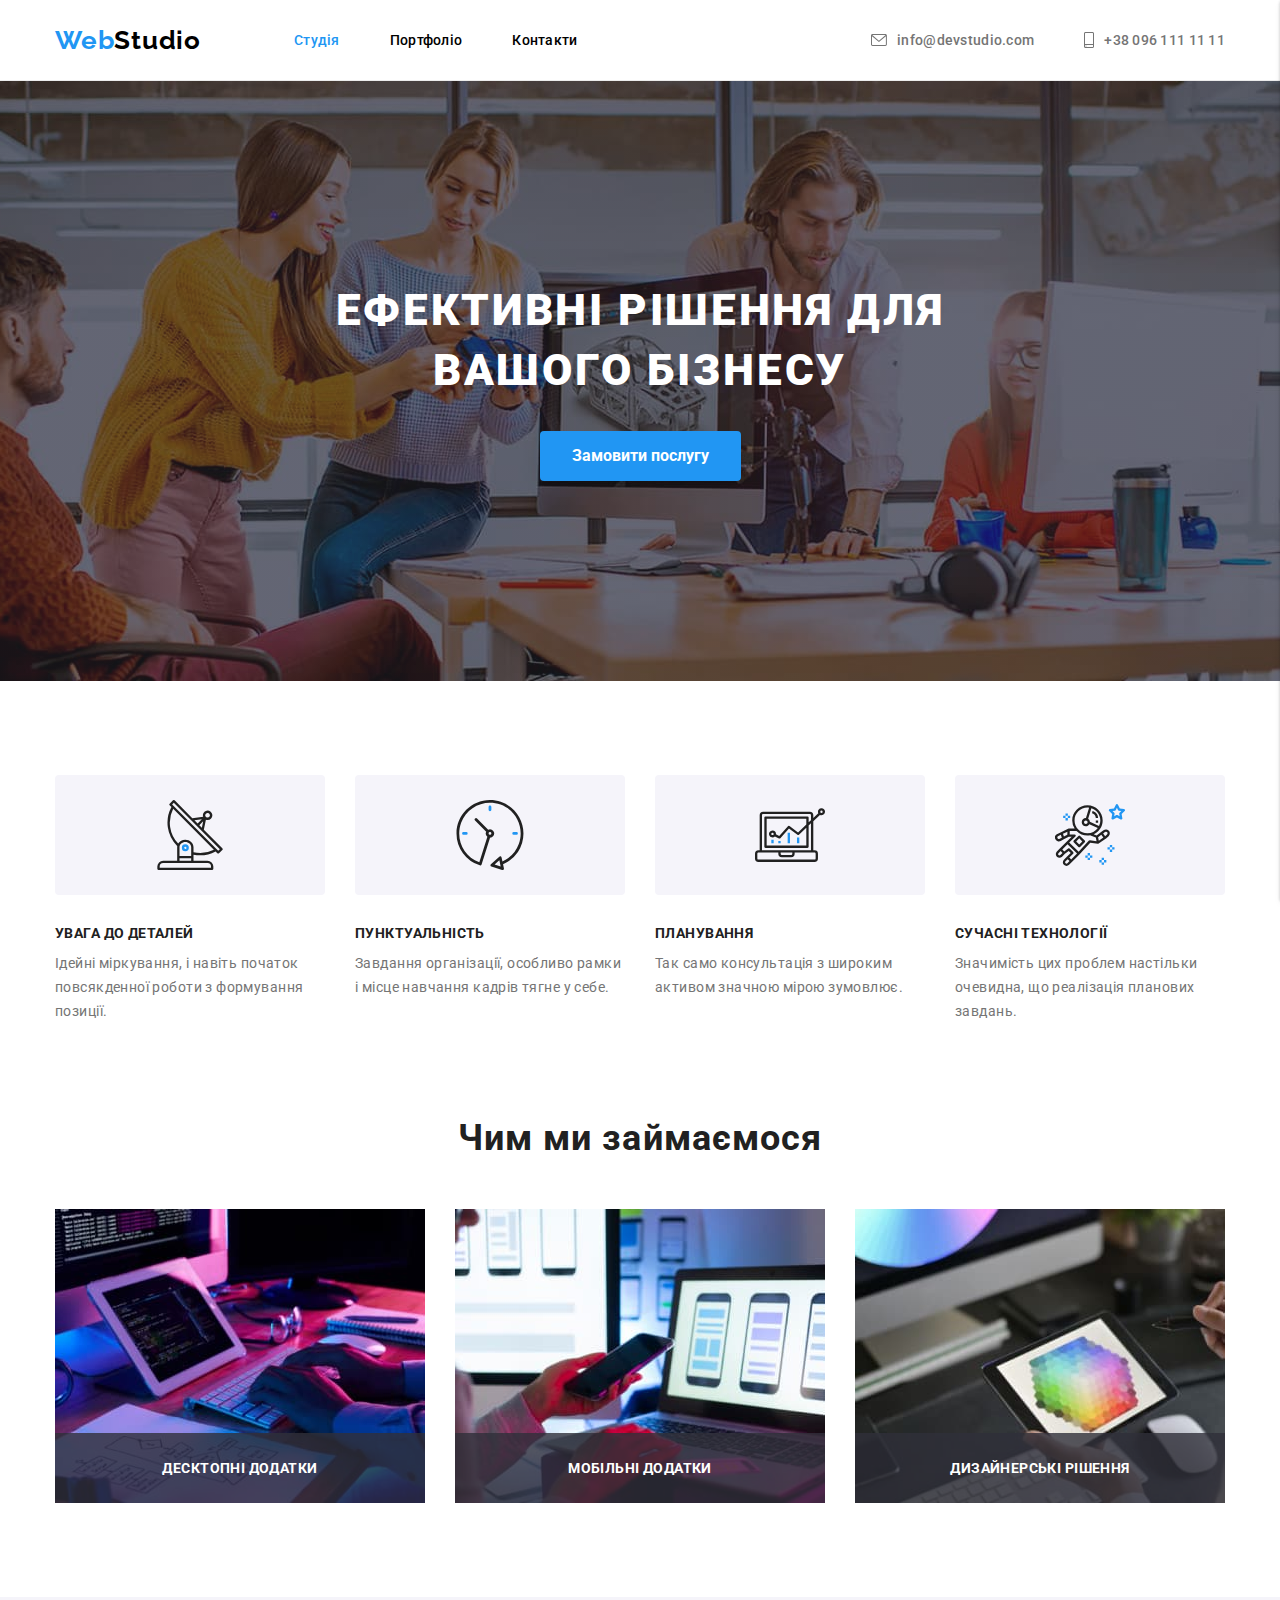
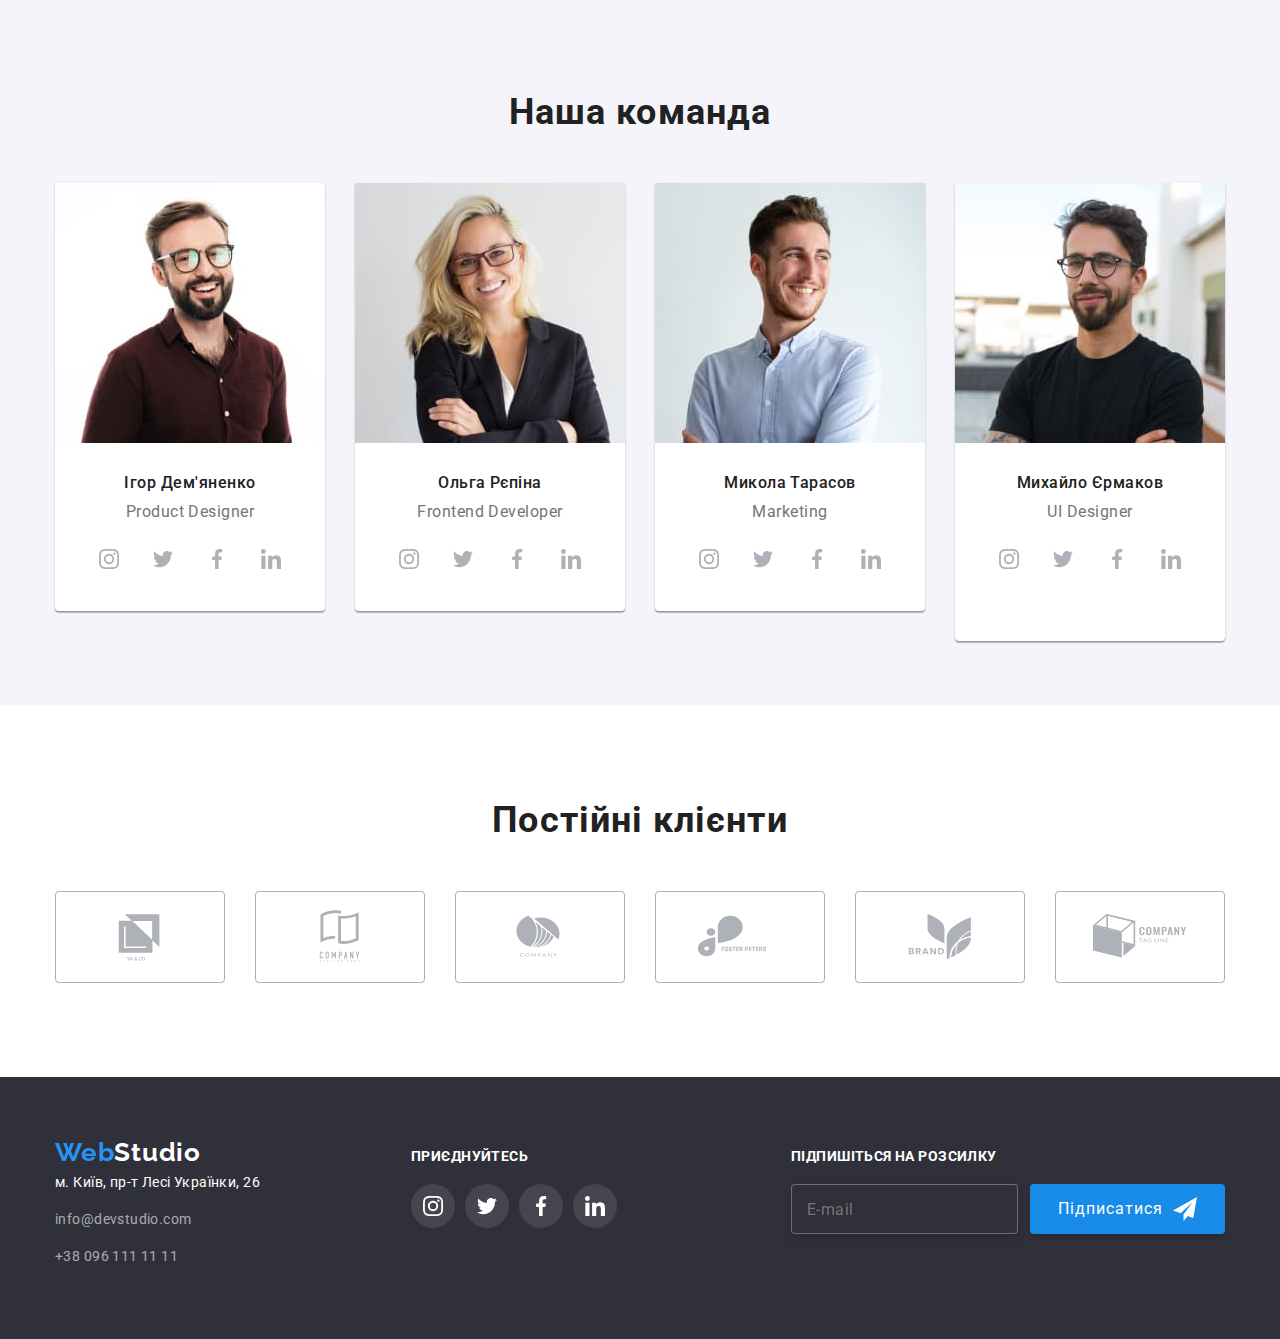
<file: index.html>
<!DOCTYPE html>
<html lang="uk">
  <head>
    <meta charset="UTF-8" />
    <meta http-equiv="X-UA-Compatible" content="IE=edge" />
    <meta name="viewport" content="width=device-width, initial-scale=1.0" />
    <title>WebStudio</title>
    <link
      rel="stylesheet"
      href="https://cdnjs.cloudflare.com/ajax/libs/modern-normalize/1.1.0/modern-normalize.min.css"
    />
    <link rel="preconnect" href="https://fonts.googleapis.com" />
    <link rel="preconnect" href="https://fonts.gstatic.com" crossorigin />
    <link
      href="https://fonts.googleapis.com/css2?family=Raleway:wght@700&family=Roboto:wght@400;500;700;900&display=swap"
      rel="stylesheet"
    />
    <link rel="stylesheet" href="./css/main.min.css" />
  </head>
  <body>
    <header class="header">
      <div class="container">
        <div class="header__container">
          <nav class="nav">
            <a class="logo" href="./index.html"
              >Web<span class="logo__dark">Studio</span>
            </a>
            <button class="header__burger-menu js-open-menu">
              <svg class="icon" width="40px" height="40px">
                <use href="./images/icon.svg#icon-menu"></use>
              </svg>
            </button>
            <ul class="site-nav">
              <li class="site-nav__item">
                <a
                  class="site-nav__link site-nav__link--current"
                  href="./index.html"
                  >Студія</a
                >
              </li>
              <li class="site-nav__item">
                <a class="site-nav__link" href="./portfolio.html">Портфоліо</a>
              </li>
              <li class="site-nav__item">
                <a class="site-nav__link" href="#">Контакти</a>
              </li>
            </ul>
          </nav>
          <ul class="contacts">
            <li class="contacts__item">
              <a
                class="contacts__link"
                href="mailto:info@devstudio.com"
                style="text-decoration: none"
              >
                <svg class="contacts__icon" width="16px" height="12px">
                  <use href="./images/icon.svg#icon-envelope-hover"></use>
                </svg>
                info@devstudio.com</a
              >
            </li>
            <li class="contacts__item">
              <a
                class="contacts__link"
                href="tel:+380961111111"
                style="text-decoration: none"
              >
                <svg class="contacts__icon" width="10px" height="16px">
                  <use href="./images/icon.svg#icon-smartphone"></use>
                </svg>
                +38 096 111 11 11</a
              >
            </li>
          </ul>
        </div>
      </div>
    </header>
    <main>
      <section class="hero hero__overlay">
        <div class="container">
          <h1 class="hero__title">Ефективні рішення для вашого бізнесу</h1>
          <button class="hero__button" type="button" data-modal-open>
            Замовити послугу
          </button>
        </div>
      </section>
      <section class="section">
        <div class="container">
          <h2 class="visually-hidden">Наші переваги</h2>
          <ul class="features">
            <li class="features__item">
              <div class="features__box">
                <svg class="features__icon" width="70px" height="70px">
                  <use href="./images/icon.svg#icon-antenna"></use>
                </svg>
              </div>
              <h3 class="features__title">Увага до деталей</h3>
              <p class="features__text">
                Ідейні міркування, і навіть початок повсякденної роботи з
                формування позиції.
              </p>
            </li>
            <li class="features__item">
              <div class="features__box">
                <svg class="features__icon" width="70px" height="70px">
                  <use href="./images/icon.svg#icon-clock"></use>
                </svg>
              </div>
              <h3 class="features__title">Пунктуальність</h3>
              <p class="features__text">
                Завдання організації, особливо рамки і місце навчання кадрів
                тягне у себе.
              </p>
            </li>
            <li class="features__item">
              <div class="features__box">
                <svg class="features__icon" width="70px" height="70px">
                  <use href="./images/icon.svg#icon-diagram"></use>
                </svg>
              </div>
              <h3 class="features__title">Планування</h3>
              <p class="features__text">
                Так само консультація з широким активом значною мірою зумовлює.
              </p>
            </li>
            <li class="features__item">
              <div class="features__box">
                <svg class="features__icon" width="70px" height="70px">
                  <use href="./images/icon.svg#icon-astronaut"></use>
                </svg>
              </div>
              <h3 class="features__title">Сучасні технології</h3>
              <p class="features__text">
                Значимість цих проблем настільки очевидна, що реалізація
                планових завдань.
              </p>
            </li>
          </ul>
        </div>
      </section>
      <section class="section servises section--none-padding-top">
        <div class="container">
          <h2 class="section__title">Чим ми займаємося</h2>
          <ul class="works">
            <li class="works__item">
              <img
                src="./images/box1.jpg"
                alt="додаки для ноутбуків"
                width="370"
              />
              <p class="works__text">Десктопні додатки</p>
            </li>
            <li class="works__item">
              <img
                src="./images/box2.jpg"
                alt="додатки для телефонів"
                width="370"
              />
              <p class="works__text">Мобільні додатки</p>
            </li>
            <li class="works__item">
              <img
                src="./images/box3.jpg"
                alt="додатки для планшетів"
                width="370"
              />
              <p class="works__text">Дизайнерські рішення</p>
            </li>
          </ul>
        </div>
      </section>
      <section class="section team--background-color">
        <div class="container">
          <h2 class="section__title">Наша команда</h2>
          <ul class="team">
            <li class="team__item">
              <picture>
                <source
                  media="(min-width: 1200px)"
                  srcset="
                    ./images/Product-Designer-desktop@2x.jpg 2x,
                    ./images/Product-Designer-desktop.jpg    1x
                  "
                />
                <source
                  media="(min-width: 768px)"
                  srcset="
                    ./images/Product-Designer-tablet@2x.jpg 2x,
                    ./images/Product-Designer-tablet.jpg    1x
                  "
                />
                <source
                  media="(max-width: 767px)"
                  srcset="
                    ./images/Product-Designer-mobile@2x.jpg 2x,
                    ./images/Product-Designer-mobile.jpg    1x
                  "
                />
                <img
                  src="./images/Product-Designer-desktop@2x.jpg"
                  alt="Ігор Дем'яненко"
                />
              </picture>
              <div class="team__box">
                <h3 class="team__title">Ігор Дем'яненко</h3>
                <p class="team__text">Product Designer</p>
                <ul class="social">
                  <li class="social__item">
                    <a href class="social__link">
                      <svg width="20px" height="20px">
                        <use href="./images/icon.svg#icon-instagram"></use>
                      </svg>
                    </a>
                  </li>
                  <li class="social__item">
                    <a href class="social__link">
                      <svg width="20px" height="20px">
                        <use href="./images/icon.svg#icon-twitter"></use>
                      </svg>
                    </a>
                  </li>
                  <li class="social__item">
                    <a href class="social__link">
                      <svg width="20px" height="20px">
                        <use href="./images/icon.svg#icon-facebook"></use>
                      </svg>
                    </a>
                  </li>
                  <li class="social__item">
                    <a href class="social__link">
                      <svg width="20px" height="20px">
                        <use href="./images/icon.svg#icon-linkedin"></use>
                      </svg>
                    </a>
                  </li>
                </ul>
              </div>
            </li>
            <li class="team__item">
              <picture>
                <source
                  media="(min-width: 1200px)"
                  srcset="
                    ./images/Frontend-Developer-desktop@2x.jpg 2x,
                    ./images/Frontend-Developer-desktop.jpg    1x
                  "
                />
                <source
                  media="(min-width: 768px)"
                  srcset="
                    ./images/Frontend-Developer-tablet@2x.jpg 2x,
                    ./images/Frontend-Developer-tablet.jpg    1x
                  "
                />
                <source
                  media="(max-width: 767px)"
                  srcset="
                    ./images/Frontend-Developer-mobile@2x.jpg 2x,
                    ./images/Frontend-Developer-mobile.jpg    1x
                  "
                />
                <img
                  src="./images/Frontend-Developer-desktop@2x.jpg"
                  alt="Ольга Рєпіна"
                />
              </picture>
              <div class="team__box">
                <h3 class="team__title">Ольга Рєпіна</h3>
                <p class="team__text">Frontend Developer</p>
                <ul class="social">
                  <li class="social__item">
                    <a href class="social__link">
                      <svg width="20px" height="20px">
                        <use href="./images/icon.svg#icon-instagram"></use>
                      </svg>
                    </a>
                  </li>
                  <li class="social__item">
                    <a href class="social__link">
                      <svg width="20px" height="20px">
                        <use href="./images/icon.svg#icon-twitter"></use>
                      </svg>
                    </a>
                  </li>
                  <li class="social__item">
                    <a href class="social__link">
                      <svg width="20px" height="20px">
                        <use href="./images/icon.svg#icon-facebook"></use>
                      </svg>
                    </a>
                  </li>
                  <li class="social__item">
                    <a href class="social__link">
                      <svg width="20px" height="20px">
                        <use href="./images/icon.svg#icon-linkedin"></use>
                      </svg>
                    </a>
                  </li>
                </ul>
              </div>
            </li>
            <li class="team__item">
              <picture>
                <source
                  media="(min-width: 1200px)"
                  srcset="
                    ./images/Marketing-desktop@2x.jpg 2x,
                    ./images/Marketing-desktop.jpg    1x
                  "
                />
                <source
                  media="(min-width: 768px)"
                  srcset="
                    ./images/Marketing-tablet@2x.jpg 2x,
                    ./images/Marketing-tablet.jpg    1x
                  "
                />
                <source
                  media="(max-width: 767px)"
                  srcset="
                    ./images/Marketing-mobile@2x.jpg 2x,
                    ./images/Marketing-mobile.jpg    1x
                  "
                />
                <img
                  src="./images/Marketing-desktop@2x.jpg"
                  alt="Микола Тарасов"
                />
              </picture>
              <div class="team__box">
                <h3 class="team__title">Микола Тарасов</h3>
                <p class="team__text">Marketing</p>
                <ul class="social">
                  <li class="social__item">
                    <a href class="social__link">
                      <svg width="20px" height="20px">
                        <use href="./images/icon.svg#icon-instagram"></use>
                      </svg>
                    </a>
                  </li>
                  <li class="social__item">
                    <a href class="social__link">
                      <svg width="20px" height="20px">
                        <use href="./images/icon.svg#icon-twitter"></use>
                      </svg>
                    </a>
                  </li>
                  <li class="social__item">
                    <a href class="social__link">
                      <svg width="20px" height="20px">
                        <use href="./images/icon.svg#icon-facebook"></use>
                      </svg>
                    </a>
                  </li>
                  <li class="social__item">
                    <a href class="social__link">
                      <svg width="20px" height="20px">
                        <use href="./images/icon.svg#icon-linkedin"></use>
                      </svg>
                    </a>
                  </li>
                </ul>
              </div>
            </li>
            <li class="team__item">
              <picture>
                <source
                  media="(min-width: 1200px)"
                  srcset="
                    ./images/Designer-desktop@2x.jpg 2x,
                    ./images/Designer-desktop.jpg    1x
                  "
                />
                <source
                  media="(min-width: 768px)"
                  srcset="
                    ./images/Designer-tablet@2x.jpg 2x,
                    ./images/Designer-tablet.jpg    1x
                  "
                />
                <source
                  media="(max-width: 767px)"
                  srcset="
                    ./images/Designer-mobile@2x.jpg 2x,
                    ./images/Designer-mobile.jpg    1x
                  "
                />
                <img
                  src="./images/Designer-desktop@2x.jpg"
                  alt="Михайло Єрмаков"
                />
              </picture>
              <div class="team__box">
                <h3 class="team__title">Михайло Єрмаков</h3>
                <p class="team__text">UI Designer</p>
                <ul class="social">
                  <li class="social__item">
                    <a href class="social__link">
                      <svg width="20px" height="20px">
                        <use href="./images/icon.svg#icon-instagram"></use>
                      </svg>
                    </a>
                  </li>
                  <li class="social__item">
                    <a href class="social__link">
                      <svg width="20px" height="20px">
                        <use href="./images/icon.svg#icon-twitter"></use>
                      </svg>
                    </a>
                  </li>
                  <li class="social__item">
                    <a href class="social__link">
                      <svg width="20px" height="20px">
                        <use href="./images/icon.svg#icon-facebook"></use>
                      </svg>
                    </a>
                  </li>
                  <li class="social__item">
                    <a href class="social__link">
                      <svg width="20px" height="20px">
                        <use href="./images/icon.svg#icon-linkedin"></use>
                      </svg>
                    </a>
                  </li>
                </ul>
              </div>
            </li>
          </ul>
        </div>
      </section>
      <section class="section">
        <div class="container">
          <h2 class="section__title">Постійні клієнти</h2>
          <ul class="clients">
            <li class="clients__item">
              <a href class="clients__link">
                <svg class="clients__icon" width="106px" height="60px">
                  <use href="./images/icon.svg#icon-Logo"></use>
                </svg>
              </a>
            </li>
            <li class="clients__item">
              <a href class="clients__link">
                <svg class="clients__icon" width="106px" height="60px">
                  <use href="./images/icon.svg#icon-Logo-1"></use>
                </svg>
              </a>
            </li>
            <li class="clients__item">
              <a href class="clients__link">
                <svg class="clients__icon" width="106px" height="60px">
                  <use href="./images/icon.svg#icon-Logo-2"></use>
                </svg>
              </a>
            </li>
            <li class="clients__item">
              <a href class="clients__link">
                <svg class="clients__icon" width="106px" height="60px">
                  <use href="./images/icon.svg#icon-Logo-3"></use>
                </svg>
              </a>
            </li>
            <li class="clients__item">
              <a href class="clients__link">
                <svg class="clients__icon" width="106px" height="60px">
                  <use href="./images/icon.svg#icon-Logo-4"></use>
                </svg>
              </a>
            </li>
            <li class="clients__item">
              <a href class="clients__link">
                <svg class="clients__icon" width="106px" height="60px">
                  <use href="./images/icon.svg#icon-Logo-5"></use>
                </svg>
              </a>
            </li>
          </ul>
        </div>
      </section>
    </main>
    <footer class="footer">
      <div class="container">
        <div class="footer-container">
          <div class="footer-address">
            <div class="footer-address__logo">
              <a class="logo" href="./index.html"
                >Web<span class="logo__light">Studio</span>
              </a>
            </div>
            <address class="adres">
              <ul class="adres__list">
                <li class="adres__item">
                  <a
                    class="adres__text"
                    href="https://goo.gl/maps/CPtrU1FHBa2aNyZL9"
                    style="text-decoration: none"
                    target="_blank"
                    rel="noopener noreferrer nofollow"
                    >м. Київ, пр-т Лесі Українки, 26</a
                  >
                </li>
                <li class="adres__item">
                  <a
                    class="adres__link"
                    href="mailto:info@devstudio.com"
                    style="text-decoration: none"
                    >info@devstudio.com</a
                  >
                </li>
                <li class="adres__item">
                  <a
                    class="adres__link"
                    href="tel:+380961111111"
                    style="text-decoration: none"
                    >+38 096 111 11 11</a
                  >
                </li>
              </ul>
            </address>
          </div>
          <div class="soc">
            <h3 class="soc__title">Приєднуйтесь</h3>
            <ul class="soc-links">
              <li class="soc-links__item">
                <a href class="soc-links__link">
                  <svg width="20px" height="20px">
                    <use href="./images/icon.svg#icon-instagram"></use>
                  </svg>
                </a>
              </li>
              <li class="soc-links__item">
                <a href class="soc-links__link">
                  <svg width="20px" height="20px">
                    <use href="./images/icon.svg#icon-twitter"></use>
                  </svg>
                </a>
              </li>
              <li class="soc-links__item">
                <a href class="soc-links__link">
                  <svg width="20px" height="20px">
                    <use href="./images/icon.svg#icon-facebook"></use>
                  </svg>
                </a>
              </li>
              <li class="soc-links__item">
                <a href class="soc-links__link">
                  <svg width="20px" height="20px">
                    <use href="./images/icon.svg#icon-linkedin"></use>
                  </svg>
                </a>
              </li>
            </ul>
          </div>
          <div class="email-input">
            <p class="email-input__title">Підпишіться на розсилку</p>
            <form class="email-input__form" name="footer-form">
              <input
                class="email-input__labe"
                type="email"
                name="email-input"
                id="email-input"
                placeholder="E-mail"
              />
              <button class="email-input__button" type="button">
                Підписатися
                <svg class="email-input__icon" width="24px" height="24px">
                  <use href="./images/icon.svg#icon-send"></use>
                </svg>
              </button>
            </form>
          </div>
        </div>
      </div>
    </footer>
    <div class="mobile-menu js-menu-container">
      <button class="mobile-menu__close-button js-close-menu">
        <svg class="icon" width="40px" height="40px">
          <use href="./images/icon.svg#icon-close-menu"></use>
        </svg>
      </button>
      <nav class="mobile-menu__nav">
        <ul class="mobile-menu__list">
          <li class="mobile-menu__item">
            <a
              class="mobile-menu__link mobile-menu__link--current"
              href="./index.html"
              >Студія</a
            >
          </li>
          <li class="mobile-menu__item">
            <a class="mobile-menu__link" href="./portfolio.html">Портфоліо</a>
          </li>
          <li class="mobile-menu__item">
            <a class="mobile-menu__link" href="#">Контакти</a>
          </li>
        </ul>
        <ul class="mobile-menu-contacts">
          <li class="mobile-menu-contacts__item">
            <a
              class="mobile-menu-contacts__link"
              href="mailto:info@devstudio.com"
              style="text-decoration: none"
            >
              info@devstudio.com</a
            >
          </li>
          <li class="mobile-menu-contacts__item">
            <a
              class="mobile-menu-contacts__link"
              href="tel:+380961111111"
              style="text-decoration: none"
            >
              +38 096 111 11 11</a
            >
          </li>
        </ul>
        <ul class="social-mobile">
          <li class="social-mobile__item">
            <a href="#" class="social-mobile__link">Instagram </a>
          </li>
          <li class="social-mobile__item">
            <a href="#" class="social-mobile__link">Twitter </a>
          </li>
          <li class="social-mobile__item">
            <a href="#" class="social-mobile__link">Facebook </a>
          </li>
          <li class="social-mobile__item">
            <a href="#" class="social-mobile__link">Linkedin </a>
          </li>
        </ul>
      </nav>
    </div>
    <div class="backdrop is-hidden" data-modal>
      <div class="modal">
        <button class="modal__close-button" type="button" data-modal-close>
          <svg width="11px" height="11px">
            <use href="./images/icon.svg#icon-close"></use>
          </svg>
        </button>
        <form class="modal-form">
          <p class="modal-form__titel">
            Залиште свої дані, ми вам передзвонимо
          </p>
          <form name="contact-form">
            <label class="form-label" for="person-name">Ім'я</label>
            <div class="modal-form__contact">
              <input
                class="modal-form__input"
                id="person-name"
                type="text"
                name="person-name"
              />
              <svg class="modal-form__icon" width="18px" height="18px">
                <use href="./images/icon.svg#icon-person"></use>
              </svg>
            </div>
            <label class="modal-form__label" for="person-phone">Телефон</label>
            <div class="modal-form__contact">
              <input
                class="modal-form__input"
                id="person-phone"
                type="tel"
                name="person-phone"
              />
              <svg class="modal-form__icon" width="18px" height="18px">
                <use href="./images/icon.svg#icon-phone"></use>
              </svg>
            </div>
            <label class="modal-form__label" for="person-mail">Пошта</label>
            <div class="modal-form__contact">
              <input
                class="modal-form__input"
                id="person-mail"
                type="email"
                name="person-mail"
              />
              <svg class="modal-form__icon" width="18px" height="18px">
                <use href="./images/icon.svg#icon-email"></use>
              </svg>
            </div>
            <label class="modal-form__label" for="person-coment"
              >Коментар</label
            >
            <textarea
              class="modal-form__coment"
              name="person-coment"
              id="person-coment"
              placeholder="Введіть текст"
            ></textarea>
          </form>
          <div class="checkbox">
            <label class="checkbox__label" for="terms-checkbox">
              <input
                class="checkbox__input visually-hidden"
                id="terms-checkbox"
                type="checkbox"
                name="terms-checkbox"
              />
              <svg class="checkbox__icon" width="16px" height="15px">
                <use href="./images/icon.svg#icon-check"></use>
              </svg>
              Погоджуюся з розсилкою та приймаю
              <a class="checkbox__link" href="#">Умови договору</a>
            </label>
          </div>
          <button class="hero__button" type="submit">Відправити</button>
        </form>
      </div>
    </div>
    <script src="./js/modal.js"></script>
    <script defer src="js/mobile-menu.js"></script>
  </body>
</html>
</file>
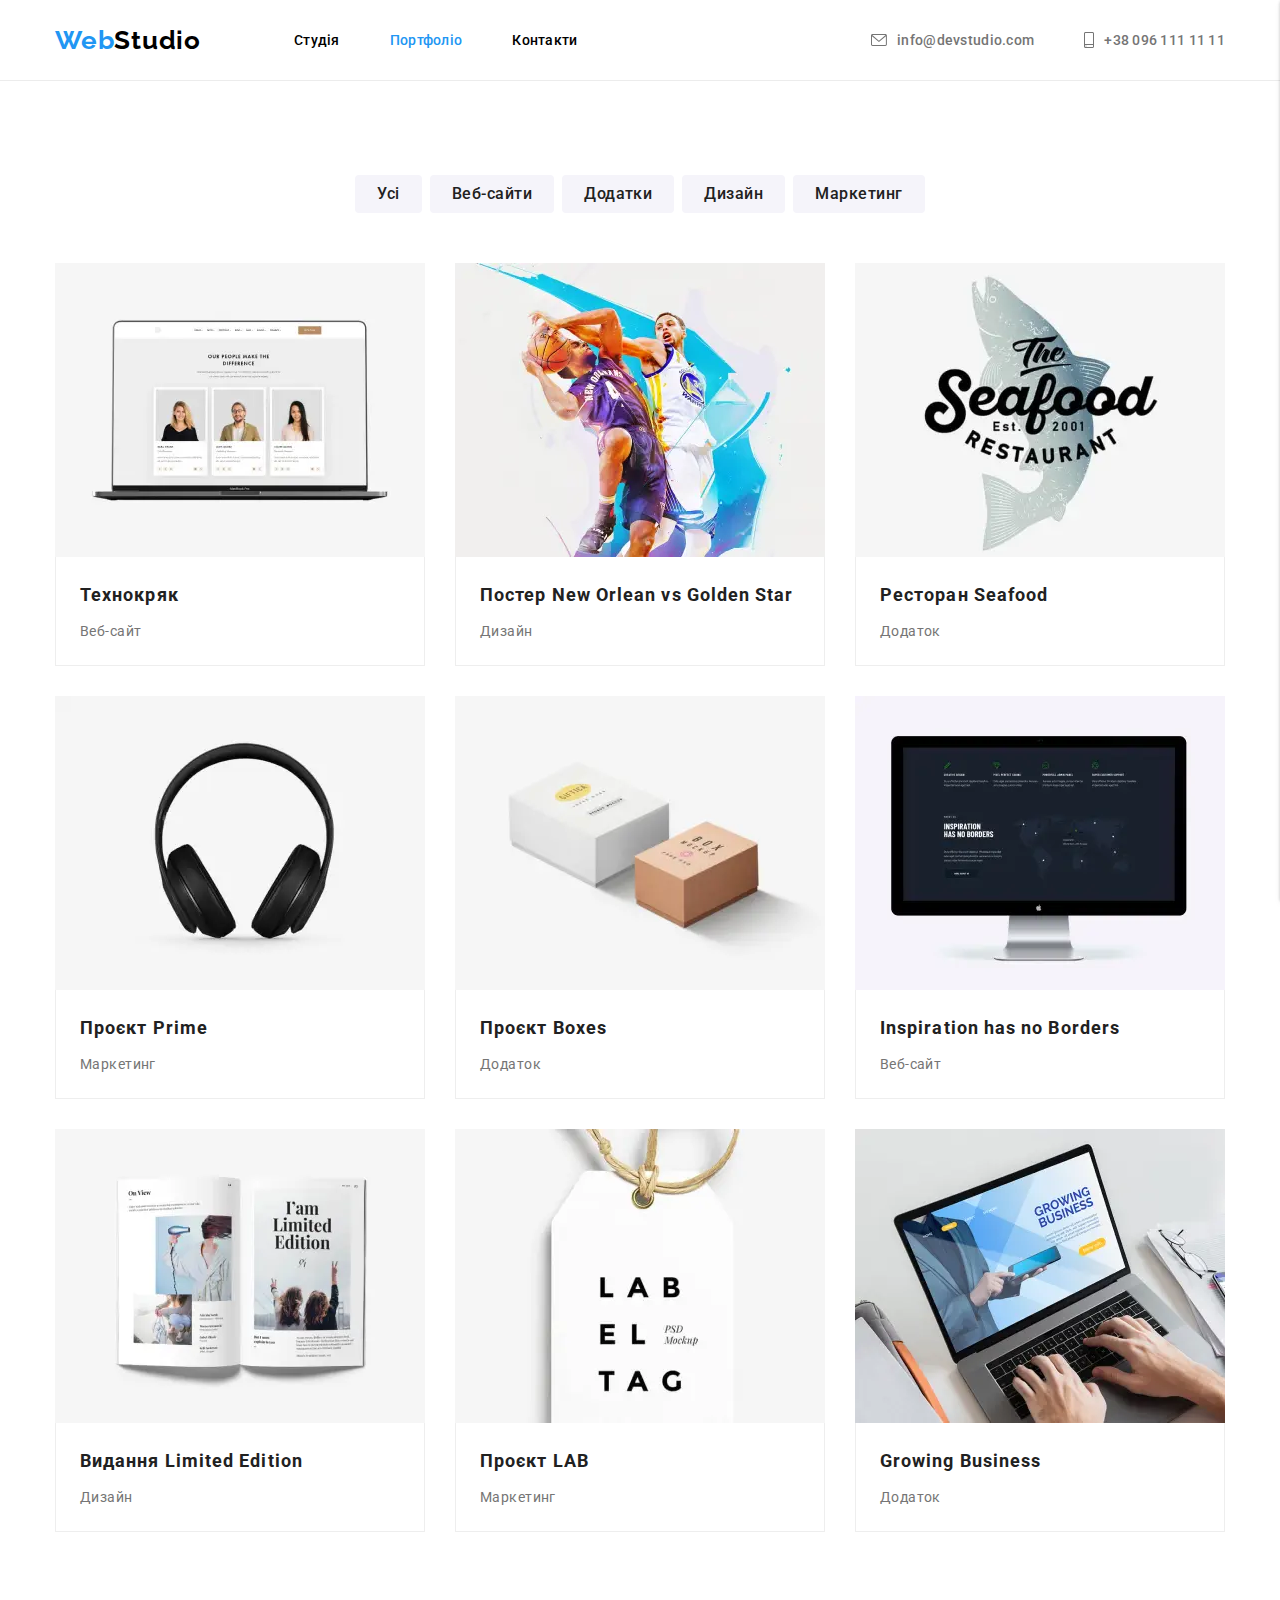
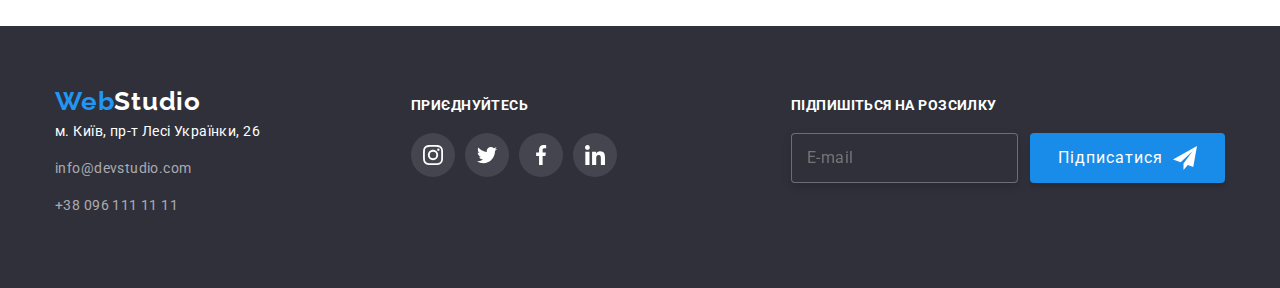
<file: portfolio.html>
<!DOCTYPE html>
<html lang="uk">
  <head>
    <meta charset="UTF-8" />
    <meta http-equiv="X-UA-Compatible" content="IE=edge" />
    <meta name="viewport" content="width=device-width, initial-scale=1.0" />
    <title>Portfolio</title>
    <link
      rel="stylesheet"
      href="https://cdnjs.cloudflare.com/ajax/libs/modern-normalize/1.1.0/modern-normalize.min.css"
    />
    <link rel="preconnect" href="https://fonts.googleapis.com" />
    <link rel="preconnect" href="https://fonts.gstatic.com" crossorigin />
    <link
      href="https://fonts.googleapis.com/css2?family=Raleway:wght@700&family=Roboto:wght@400;500;700;900&display=swap"
      rel="stylesheet"
    />
    <link rel="stylesheet" href="./css/main.min.css" />
  </head>
  <body>
    <header class="header">
      <div class="container">
        <div class="header__container">
          <nav class="nav">
            <a class="logo" href="./index.html"
              >Web<span class="logo__dark">Studio</span>
            </a>
            <button class="header__burger-menu js-open-menu">
              <svg class="icon" width="40px" height="40px">
                <use href="./images/icon.svg#icon-menu"></use>
              </svg>
            </button>
            <ul class="site-nav">
              <li class="site-nav__item">
                <a class="site-nav__link" href="./index.html">Студія</a>
              </li>
              <li class="site-nav__item">
                <a
                  class="site-nav__link site-nav__link--current"
                  href="./portfolio.html"
                  >Портфоліо</a
                >
              </li>
              <li class="site-nav__item">
                <a class="site-nav__link" href="#">Контакти</a>
              </li>
            </ul>
          </nav>
          <ul class="contacts">
            <li class="contacts__item">
              <a
                class="contacts__link"
                href="mailto:info@devstudio.com"
                style="text-decoration: none"
              >
                <svg class="contacts__icon" width="16px" height="12px">
                  <use href="./images/icon.svg#icon-envelope-hover"></use>
                </svg>
                info@devstudio.com</a
              >
            </li>
            <li class="contacts__item">
              <a
                class="contacts__link"
                href="tel:+380961111111"
                style="text-decoration: none"
              >
                <svg class="contacts__icon" width="10px" height="16px">
                  <use href="./images/icon.svg#icon-smartphone"></use>
                </svg>
                +38 096 111 11 11</a
              >
            </li>
          </ul>
        </div>
      </div>
    </header>
    <main>
      <section class="section">
        <div class="container">
          <h1 class="visually-hidden">Портфоліо</h1>
          <ul class="filter">
            <li class="filter__item">
              <button class="filter__button" type="button">Усі</button>
            </li>
            <li class="filter__item">
              <button class="filter__button" type="button">Веб-сайти</button>
            </li>
            <li class="filter__item">
              <button class="filter__button" type="button">Додатки</button>
            </li>
            <li class="filter__item">
              <button class="filter__button" type="button">Дизайн</button>
            </li>
            <li class="filter__item">
              <button class="filter__button" type="button">Маркетинг</button>
            </li>
          </ul>
          <ul class="gallery">
            <li class="gallery__item">
              <a href="#" class="gallery__link">
                <div class="gallery__card-img">
                  <picture>
                    <source
                      srcset="
                        ./images/portfolio-webp/imgport1-desktop.webp    1x,
                        ./images/portfolio-webp/imgport1-desktop@2x.webp 2x
                      "
                      media="(min-width: 1200px)"
                      type="image/webp"
                    />
                    <source
                      srcset="
                        ./images/portfolio-jpg/imgport1-desktop.jpg    1x,
                        ./images/portfolio-jpg/imgport1-desktop@2x.jpg 2x
                      "
                      media="(min-width: 1200px)"
                    />
                    <source
                      srcset="
                        ./images/portfolio-webp/imgport1-tablet.webp    1x,
                        ./images/portfolio-webp/imgport1-tablet@2x.webp 2x
                      "
                      media="(min-width: 768px)"
                      type="image/webp"
                    />
                    <source
                      srcset="
                        ./images/portfolio-jpg/imgport1-tablet.jpg    1x,
                        ./images/portfolio-jpg/imgport1-tablet@2x.jpg 2x
                      "
                      media="(min-width: 768px)"
                    />
                    <source
                      srcset="
                        ./images/portfolio-webp/imgport1-mobile.webp    1x,
                        ./images/portfolio-webp/imgport1-mobile@2x.webp 2x
                      "
                      media="(max-width: 767px)"
                      type="image/webp"
                    />
                    <source
                      srcset="
                        ./images/portfolio-jpg/imgport1-mobile.jpg    1x,
                        ./images/portfolio-jpg/imgport1-mobile@2x.jpg 2x
                      "
                      media="(max-width: 767px)"
                    />
                    <img
                      class="img"
                      src="./images/portfolio-jpg/imgport1-mobile.jpg"
                      alt="Фото екрану"
                    />
                  </picture>
                  <div class="gallery__card-description">
                    <p>
                      Ресурс пропонує комплексні пропозиції з різним рівнем
                      функціоналу та сервісів. Все це дозволить відвідувачу
                      отримати вичерпні відомості про компанію чи приватну
                      особу.
                    </p>
                  </div>
                </div>
                <div class="gallery__card-content">
                  <h2 class="gallery__titel">Технокряк</h2>
                  <p class="gallery__text">Веб-сайт</p>
                </div>
              </a>
            </li>
            <li class="gallery__item">
              <a href="#" class="gallery__link">
                <div class="gallery__card-img">
                  <picture>
                    <source
                      srcset="
                        ./images/portfolio-webp/imgport2-desktop.webp    1x,
                        ./images/portfolio-webp/imgport2-desktop@2x.webp 2x
                      "
                      media="(min-width: 1200px)"
                      type="image/webp"
                    />
                    <source
                      srcset="
                        ./images/portfolio-jpg/imgport2-desktop.jpg    1x,
                        ./images/portfolio-jpg/imgport2-desktop@2x.jpg 2x
                      "
                      media="(min-width: 1200px)"
                    />
                    <source
                      srcset="
                        ./images/portfolio-webp/imgport2-tablet.webp    1x,
                        ./images/portfolio-webp/imgport2-tablet@2x.webp 2x
                      "
                      media="(min-width: 768px)"
                      type="image/webp"
                    />
                    <source
                      srcset="
                        ./images/portfolio-jpg/imgport2-tablet.jpg    1x,
                        ./images/portfolio-jpg/imgport2-tablet@2x.jpg 2x
                      "
                      media="(min-width: 768px)"
                    />
                    <source
                      srcset="
                        ./images/portfolio-webp/imgport2-mobile.webp    1x,
                        ./images/portfolio-webp/imgport2-mobile@2x.webp 2x
                      "
                      media="(max-width: 767px)"
                      type="image/webp"
                    />
                    <source
                      srcset="
                        ./images/portfolio-jpg/imgport2-mobile.jpg    1x,
                        ./images/portfolio-jpg/imgport2-mobile@2x.jpg 2x
                      "
                      media="(max-width: 767px)"
                    />
                    <img
                      class="img"
                      src="./images/portfolio-jpg/imgport2-mobile.jpg"
                      alt="Постер New Orlean vs Golden Star"
                    />
                  </picture>
                  <div class="gallery__card-description">
                    <p>
                      Ресурс пропонує комплексні пропозиції з різним рівнем
                      функціоналу та сервісів. Все це дозволить відвідувачу
                      отримати вичерпні відомості про компанію чи приватну
                      особу.
                    </p>
                  </div>
                </div>
                <div class="gallery__card-content">
                  <h2 class="gallery__titel">
                    Постер New Orlean vs Golden Star
                  </h2>
                  <p class="gallery__text">Дизайн</p>
                </div>
              </a>
            </li>
            <li class="gallery__item">
              <a href="#" class="gallery__link">
                <div class="gallery__card-img">
                  <picture>
                    <source
                      srcset="
                        ./images/portfolio-webp/imgport3-desktop.webp    1x,
                        ./images/portfolio-webp/imgport3-desktop@2x.webp 2x
                      "
                      media="(min-width: 1200px)"
                      type="image/webp"
                    />
                    <source
                      srcset="
                        ./images/portfolio-jpg/imgport3-desktop.jpg    1x,
                        ./images/portfolio-jpg/imgport3-desktop@2x.jpg 2x
                      "
                      media="(min-width: 1200px)"
                    />
                    <source
                      srcset="
                        ./images/portfolio-webp/imgport3-tablet.webp    1x,
                        ./images/portfolio-webp/imgport3-tablet@2x.webp 2x
                      "
                      media="(min-width: 768px)"
                      type="image/webp"
                    />
                    <source
                      srcset="
                        ./images/portfolio-jpg/imgport3-tablet.jpg    1x,
                        ./images/portfolio-jpg/imgport3-tablet@2x.jpg 2x
                      "
                      media="(min-width: 768px)"
                    />
                    <source
                      srcset="
                        ./images/portfolio-webp/imgport3-mobile.webp    1x,
                        ./images/portfolio-webp/imgport3-mobile@2x.webp 2x
                      "
                      media="(max-width: 767px)"
                      type="image/webp"
                    />
                    <source
                      srcset="
                        ./images/portfolio-jpg/imgport3-mobile.jpg    1x,
                        ./images/portfolio-jpg/imgport3-mobile@2x.jpg 2x
                      "
                      media="(max-width: 767px)"
                    />
                    <img
                      class="img"
                      src="./images/portfolio-jpg/imgport3-mobile.jpg"
                      alt="Ресторан Seafood"
                    />
                  </picture>
                  <div class="gallery__card-description">
                    <p>
                      Ресурс пропонує комплексні пропозиції з різним рівнем
                      функціоналу та сервісів. Все це дозволить відвідувачу
                      отримати вичерпні відомості про компанію чи приватну
                      особу.
                    </p>
                  </div>
                </div>
                <div class="gallery__card-content">
                  <h2 class="gallery__titel">Ресторан Seafood</h2>
                  <p class="gallery__text">Додаток</p>
                </div>
              </a>
            </li>
            <li class="gallery__item">
              <a href="#" class="gallery__link">
                <div class="gallery__card-img">
                  <picture>
                    <source
                      srcset="
                        ./images/portfolio-webp/imgport4-desktop.webp    1x,
                        ./images/portfolio-webp/imgport4-desktop@2x.webp 2x
                      "
                      media="(min-width: 1200px)"
                      type="image/webp"
                    />
                    <source
                      srcset="
                        ./images/portfolio-jpg/imgport4-desktop.jpg    1x,
                        ./images/portfolio-jpg/imgport4-desktop@2x.jpg 2x
                      "
                      media="(min-width: 1200px)"
                    />
                    <source
                      srcset="
                        ./images/portfolio-webp/imgport4-tablet.webp    1x,
                        ./images/portfolio-webp/imgport4-tablet@2x.webp 2x
                      "
                      media="(min-width: 768px)"
                      type="image/webp"
                    />
                    <source
                      srcset="
                        ./images/portfolio-jpg/imgport4-tablet.jpg    1x,
                        ./images/portfolio-jpg/imgport4-tablet@2x.jpg 2x
                      "
                      media="(min-width: 768px)"
                    />
                    <source
                      srcset="
                        ./images/portfolio-webp/imgport4-mobile.webp    1x,
                        ./images/portfolio-webp/imgport4-mobile@2x.webp 2x
                      "
                      media="(max-width: 767px)"
                      type="image/webp"
                    />
                    <source
                      srcset="
                        ./images/portfolio-jpg/imgport4-mobile.jpg    1x,
                        ./images/portfolio-jpg/imgport4-mobile@2x.jpg 2x
                      "
                      media="(max-width: 767px)"
                    />
                    <img
                      class="img"
                      src="./images/portfolio-jpg/imgport4-mobile.jpg"
                      alt="Навушники"
                    />
                  </picture>
                  <div class="gallery__card-description">
                    <p>
                      Ресурс пропонує комплексні пропозиції з різним рівнем
                      функціоналу та сервісів. Все це дозволить відвідувачу
                      отримати вичерпні відомості про компанію чи приватну
                      особу.
                    </p>
                  </div>
                </div>
                <div class="gallery__card-content">
                  <h2 class="gallery__titel">Проєкт Prime</h2>
                  <p class="gallery__text">Маркетинг</p>
                </div>
              </a>
            </li>
            <li class="gallery__item">
              <a href="#" class="gallery__link">
                <div class="gallery__card-img">
                  <picture>
                    <source
                      srcset="
                        ./images/portfolio-webp/imgport5-desktop.webp    1x,
                        ./images/portfolio-webp/imgport5-desktop@2x.webp 2x
                      "
                      media="(min-width: 1200px)"
                      type="image/webp"
                    />
                    <source
                      srcset="
                        ./images/portfolio-jpg/imgport5-desktop.jpg    1x,
                        ./images/portfolio-jpg/imgport5-desktop@2x.jpg 2x
                      "
                      media="(min-width: 1200px)"
                    />
                    <source
                      srcset="
                        ./images/portfolio-webp/imgport5-tablet.webp    1x,
                        ./images/portfolio-webp/imgport5-tablet@2x.webp 2x
                      "
                      media="(min-width: 768px)"
                      type="image/webp"
                    />
                    <source
                      srcset="
                        ./images/portfolio-jpg/imgport5-tablet.jpg    1x,
                        ./images/portfolio-jpg/imgport5-tablet@2x.jpg 2x
                      "
                      media="(min-width: 768px)"
                    />
                    <source
                      srcset="
                        ./images/portfolio-webp/imgport5-mobile.webp    1x,
                        ./images/portfolio-webp/imgport5-mobile@2x.webp 2x
                      "
                      media="(max-width: 767px)"
                      type="image/webp"
                    />
                    <source
                      srcset="
                        ./images/portfolio-jpg/imgport5-mobile.jpg    1x,
                        ./images/portfolio-jpg/imgport5-mobile@2x.jpg 2x
                      "
                      media="(max-width: 767px)"
                    />
                    <img
                      class="img"
                      src="./images/portfolio-jpg/imgport5-mobile.jpg"
                      alt="Коробочки"
                    />
                  </picture>
                  <div class="gallery__card-description">
                    <p>
                      Ресурс пропонує комплексні пропозиції з різним рівнем
                      функціоналу та сервісів. Все це дозволить відвідувачу
                      отримати вичерпні відомості про компанію чи приватну
                      особу.
                    </p>
                  </div>
                </div>
                <div class="gallery__card-content">
                  <h2 class="gallery__titel">Проєкт Boxes</h2>
                  <p class="gallery__text">Додаток</p>
                </div>
              </a>
            </li>
            <li class="gallery__item">
              <a href="#" class="gallery__link">
                <div class="gallery__card-img">
                  <picture>
                    <source
                      srcset="
                        ./images/portfolio-webp/imgport6-desktop.webp    1x,
                        ./images/portfolio-webp/imgport6-desktop@2x.webp 2x
                      "
                      media="(min-width: 1200px)"
                      type="image/webp"
                    />
                    <source
                      srcset="
                        ./images/portfolio-jpg/imgport6-desktop.jpg    1x,
                        ./images/portfolio-jpg/imgport6-desktop@2x.jpg 2x
                      "
                      media="(min-width: 1200px)"
                    />
                    <source
                      srcset="
                        ./images/portfolio-webp/imgport6-tablet.webp    1x,
                        ./images/portfolio-webp/imgport6-tablet@2x.webp 2x
                      "
                      media="(min-width: 768px)"
                      type="image/webp"
                    />
                    <source
                      srcset="
                        ./images/portfolio-jpg/imgport6-tablet.jpg    1x,
                        ./images/portfolio-jpg/imgport6-tablet@2x.jpg 2x
                      "
                      media="(min-width: 768px)"
                    />
                    <source
                      srcset="
                        ./images/portfolio-webp/imgport6-mobile.webp    1x,
                        ./images/portfolio-webp/imgport6-mobile@2x.webp 2x
                      "
                      media="(max-width: 767px)"
                      type="image/webp"
                    />
                    <source
                      srcset="
                        ./images/portfolio-jpg/imgport6-mobile.jpg    1x,
                        ./images/portfolio-jpg/imgport6-mobile@2x.jpg 2x
                      "
                      media="(max-width: 767px)"
                    />
                    <img
                      class="img"
                      src="./images/portfolio-jpg/imgport6-mobile.jpg"
                      alt="Монітор"
                    />
                  </picture>
                  <div class="gallery__card-description">
                    <p>
                      Ресурс пропонує комплексні пропозиції з різним рівнем
                      функціоналу та сервісів. Все це дозволить відвідувачу
                      отримати вичерпні відомості про компанію чи приватну
                      особу.
                    </p>
                  </div>
                </div>
                <div class="gallery__card-content">
                  <h2 class="gallery__titel">Inspiration has no Borders</h2>
                  <p class="gallery__text">Веб-сайт</p>
                </div>
              </a>
            </li>
            <li class="gallery__item">
              <a href="#" class="gallery__link">
                <div class="gallery__card-img">
                  <picture>
                    <source
                      srcset="
                        ./images/portfolio-webp/imgport7-desktop.webp    1x,
                        ./images/portfolio-webp/imgport7-desktop@2x.webp 2x
                      "
                      media="(min-width: 1200px)"
                      type="image/webp"
                    />
                    <source
                      srcset="
                        ./images/portfolio-jpg/imgport7-desktop.jpg    1x,
                        ./images/portfolio-jpg/imgport7-desktop@2x.jpg 2x
                      "
                      media="(min-width: 1200px)"
                    />
                    <source
                      srcset="
                        ./images/portfolio-webp/imgport7-tablet.webp    1x,
                        ./images/portfolio-webp/imgport7-tablet@2x.webp 2x
                      "
                      media="(min-width: 768px)"
                      type="image/webp"
                    />
                    <source
                      srcset="
                        ./images/portfolio-jpg/imgport7-tablet.jpg    1x,
                        ./images/portfolio-jpg/imgport7-tablet@2x.jpg 2x
                      "
                      media="(min-width: 768px)"
                    />
                    <source
                      srcset="
                        ./images/portfolio-webp/imgport7-mobile.webp    1x,
                        ./images/portfolio-webp/imgport7-mobile@2x.webp 2x
                      "
                      media="(max-width: 767px)"
                      type="image/webp"
                    />
                    <source
                      srcset="
                        ./images/portfolio-jpg/imgport7-mobile.jpg    1x,
                        ./images/portfolio-jpg/imgport7-mobile@2x.jpg 2x
                      "
                      media="(max-width: 767px)"
                    />
                    <img
                      class="img"
                      src="./images/portfolio-jpg/imgport7-mobile.jpg"
                      alt="Книжка"
                    />
                  </picture>
                  <div class="gallery__card-description">
                    <p>
                      Ресурс пропонує комплексні пропозиції з різним рівнем
                      функціоналу та сервісів. Все це дозволить відвідувачу
                      отримати вичерпні відомості про компанію чи приватну
                      особу.
                    </p>
                  </div>
                </div>
                <div class="gallery__card-content">
                  <h2 class="gallery__titel">Видання Limited Edition</h2>
                  <p class="gallery__text">Дизайн</p>
                </div>
              </a>
            </li>
            <li class="gallery__item">
              <a href="#" class="gallery__link">
                <div class="gallery__card-img">
                  <picture>
                    <source
                      srcset="
                        ./images/portfolio-webp/imgport8-desktop.webp    1x,
                        ./images/portfolio-webp/imgport8-desktop@2x.webp 2x
                      "
                      media="(min-width: 1200px)"
                      type="image/webp"
                    />
                    <source
                      srcset="
                        ./images/portfolio-jpg/imgport8-desktop.jpg    1x,
                        ./images/portfolio-jpg/imgport8-desktop@2x.jpg 2x
                      "
                      media="(min-width: 1200px)"
                    />
                    <source
                      srcset="
                        ./images/portfolio-webp/imgport8-tablet.webp    1x,
                        ./images/portfolio-webp/imgport8-tablet@2x.webp 2x
                      "
                      media="(min-width: 768px)"
                      type="image/webp"
                    />
                    <source
                      srcset="
                        ./images/portfolio-jpg/imgport8-tablet.jpg    1x,
                        ./images/portfolio-jpg/imgport8-tablet@2x.jpg 2x
                      "
                      media="(min-width: 768px)"
                    />
                    <source
                      srcset="
                        ./images/portfolio-webp/imgport8-mobile.webp    1x,
                        ./images/portfolio-webp/imgport8-mobile@2x.webp 2x
                      "
                      media="(max-width: 767px)"
                      type="image/webp"
                    />
                    <source
                      srcset="
                        ./images/portfolio-jpg/imgport8-mobile.jpg    1x,
                        ./images/portfolio-jpg/imgport8-mobile@2x.jpg 2x
                      "
                      media="(max-width: 767px)"
                    />
                    <img
                      class="img"
                      src="./images/portfolio-jpg/imgport8-mobile.jpg"
                      alt="Ярличок"
                    />
                  </picture>
                  <div class="gallery__card-description">
                    <p>
                      Ресурс пропонує комплексні пропозиції з різним рівнем
                      функціоналу та сервісів. Все це дозволить відвідувачу
                      отримати вичерпні відомості про компанію чи приватну
                      особу.
                    </p>
                  </div>
                </div>
                <div class="gallery__card-content">
                  <h2 class="gallery__titel">Проєкт LAB</h2>
                  <p class="gallery__text">Маркетинг</p>
                </div>
              </a>
            </li>
            <li class="gallery__item">
              <a href="#" class="gallery__link">
                <div class="gallery__card-img">
                  <picture>
                    <source
                      srcset="
                        ./images/portfolio-webp/imgport9-desktop.webp    1x,
                        ./images/portfolio-webp/imgport9-desktop@2x.webp 2x
                      "
                      media="(min-width: 1200px)"
                      type="image/webp"
                    />
                    <source
                      srcset="
                        ./images/portfolio-jpg/imgport9-desktop.jpg    1x,
                        ./images/portfolio-jpg/imgport9-desktop@2x.jpg 2x
                      "
                      media="(min-width: 1200px)"
                    />
                    <source
                      srcset="
                        ./images/portfolio-webp/imgport9-tablet.webp    1x,
                        ./images/portfolio-webp/imgport9-tablet@2x.webp 2x
                      "
                      media="(min-width: 768px)"
                      type="image/webp"
                    />
                    <source
                      srcset="
                        ./images/portfolio-jpg/imgport9-tablet.jpg    1x,
                        ./images/portfolio-jpg/imgport9-tablet@2x.jpg 2x
                      "
                      media="(min-width: 768px)"
                    />
                    <source
                      srcset="
                        ./images/portfolio-webp/imgport9-mobile.webp    1x,
                        ./images/portfolio-webp/imgport9-mobile@2x.webp 2x
                      "
                      media="(max-width: 767px)"
                      type="image/webp"
                    />
                    <source
                      srcset="
                        ./images/portfolio-jpg/imgport9-mobile.jpg    1x,
                        ./images/portfolio-jpg/imgport9-mobile@2x.jpg 2x
                      "
                      media="(max-width: 767px)"
                    />
                    <img
                      class="img"
                      src="./images/portfolio-jpg/imgport9-mobile.jpg"
                      alt="Скрін додатку"
                    />
                  </picture>
                  <div class="gallery__card-description">
                    <p>
                      Ресурс пропонує комплексні пропозиції з різним рівнем
                      функціоналу та сервісів. Все це дозволить відвідувачу
                      отримати вичерпні відомості про компанію чи приватну
                      особу.
                    </p>
                  </div>
                </div>
                <div class="gallery__card-content">
                  <h2 class="gallery__titel">Growing Business</h2>
                  <p class="gallery__text">Додаток</p>
                </div>
              </a>
            </li>
          </ul>
        </div>
      </section>
    </main>
    <footer class="footer">
      <div class="container">
        <div class="footer-container">
          <div class="footer-address">
            <div class="footer-address__logo">
              <a class="logo" href="./index.html"
                >Web<span class="logo__light">Studio</span>
              </a>
            </div>
            <address class="adres">
              <ul class="adres__list">
                <li class="adres__item">
                  <a
                    class="adres__text"
                    href="https://goo.gl/maps/CPtrU1FHBa2aNyZL9"
                    style="text-decoration: none"
                    target="_blank"
                    rel="noopener noreferrer nofollow"
                    >м. Київ, пр-т Лесі Українки, 26</a
                  >
                </li>
                <li class="adres__item">
                  <a
                    class="adres__link"
                    href="mailto:info@devstudio.com"
                    style="text-decoration: none"
                    >info@devstudio.com</a
                  >
                </li>
                <li class="adres__item">
                  <a
                    class="adres__link"
                    href="tel:+380961111111"
                    style="text-decoration: none"
                    >+38 096 111 11 11</a
                  >
                </li>
              </ul>
            </address>
          </div>
          <div class="soc">
            <h3 class="soc__title">Приєднуйтесь</h3>
            <ul class="soc-links">
              <li class="soc-links__item">
                <a href class="soc-links__link">
                  <svg width="20px" height="20px">
                    <use href="./images/icon.svg#icon-instagram"></use>
                  </svg>
                </a>
              </li>
              <li class="soc-links__item">
                <a href class="soc-links__link">
                  <svg width="20px" height="20px">
                    <use href="./images/icon.svg#icon-twitter"></use>
                  </svg>
                </a>
              </li>
              <li class="soc-links__item">
                <a href class="soc-links__link">
                  <svg width="20px" height="20px">
                    <use href="./images/icon.svg#icon-facebook"></use>
                  </svg>
                </a>
              </li>
              <li class="soc-links__item">
                <a href class="soc-links__link">
                  <svg width="20px" height="20px">
                    <use href="./images/icon.svg#icon-linkedin"></use>
                  </svg>
                </a>
              </li>
            </ul>
          </div>
          <div class="email-input">
            <p class="email-input__title">Підпишіться на розсилку</p>
            <form class="email-input__form" name="footer-form">
              <input
                class="email-input__labe"
                type="email"
                name="email-input"
                id="email-input"
                placeholder="E-mail"
              />
              <button class="email-input__button" type="button">
                Підписатися
                <svg class="email-input__icon" width="24px" height="24px">
                  <use href="./images/icon.svg#icon-send"></use>
                </svg>
              </button>
            </form>
          </div>
        </div>
      </div>
    </footer>
    <div class="mobile-menu js-menu-container">
      <button class="mobile-menu__close-button js-close-menu">
        <svg class="icon" width="40px" height="40px">
          <use href="./images/icon.svg#icon-close-menu"></use>
        </svg>
      </button>
      <nav class="mobile-menu__nav">
        <ul class="mobile-menu__list">
          <li class="mobile-menu__item">
            <a class="mobile-menu__link" href="./index.html">Студія</a>
          </li>
          <li class="mobile-menu__item">
            <a
              class="mobile-menu__link mobile-menu__link--current"
              href="./portfolio.html"
              >Портфоліо</a
            >
          </li>
          <li class="mobile-menu__item">
            <a class="mobile-menu__link" href="#">Контакти</a>
          </li>
        </ul>
        <ul class="mobile-menu-contacts">
          <li class="mobile-menu-contacts__item">
            <a
              class="mobile-menu-contacts__link"
              href="mailto:info@devstudio.com"
              style="text-decoration: none"
            >
              info@devstudio.com</a
            >
          </li>
          <li class="mobile-menu-contacts__item">
            <a
              class="mobile-menu-contacts__link"
              href="tel:+380961111111"
              style="text-decoration: none"
            >
              +38 096 111 11 11</a
            >
          </li>
        </ul>
        <ul class="social-mobile">
          <li class="social-mobile__item">
            <a href="#" class="social-mobile__link">Instagram </a>
          </li>
          <li class="social-mobile__item">
            <a href="#" class="social-mobile__link">Twitter </a>
          </li>
          <li class="social-mobile__item">
            <a href="#" class="social-mobile__link">Facebook </a>
          </li>
          <li class="social-mobile__item">
            <a href="#" class="social-mobile__link">Linkedin </a>
          </li>
        </ul>
      </nav>
    </div>
    <div class="backdrop is-hidden" data-modal>
      <div class="modal">
        <button class="modal__close-button" type="button" data-modal-close>
          <svg width="11px" height="11px">
            <use href="./images/icon.svg#icon-close"></use>
          </svg>
        </button>
        <form class="modal-form">
          <p class="modal-form__titel">
            Залиште свої дані, ми вам передзвонимо
          </p>
          <form name="contact-form">
            <label class="form-label" for="person-name">Ім'я</label>
            <div class="modal-form__contact">
              <input
                class="modal-form__input"
                id="person-name"
                type="text"
                name="person-name"
              />
              <svg class="modal-form__icon" width="18px" height="18px">
                <use href="./images/icon.svg#icon-person"></use>
              </svg>
            </div>
            <label class="modal-form__label" for="person-phone">Телефон</label>
            <div class="modal-form__contact">
              <input
                class="modal-form__input"
                id="person-phone"
                type="tel"
                name="person-phone"
              />
              <svg class="modal-form__icon" width="18px" height="18px">
                <use href="./images/icon.svg#icon-phone"></use>
              </svg>
            </div>
            <label class="modal-form__label" for="person-mail">Пошта</label>
            <div class="modal-form__contact">
              <input
                class="modal-form__input"
                id="person-mail"
                type="email"
                name="person-mail"
              />
              <svg class="modal-form__icon" width="18px" height="18px">
                <use href="./images/icon.svg#icon-email"></use>
              </svg>
            </div>
            <label class="modal-form__label" for="person-coment"
              >Коментар</label
            >
            <textarea
              class="modal-form__coment"
              name="person-coment"
              id="person-coment"
              placeholder="Введіть текст"
            ></textarea>
          </form>
          <div class="checkbox">
            <label class="checkbox__label" for="terms-checkbox">
              <input
                class="checkbox__input visually-hidden"
                id="terms-checkbox"
                type="checkbox"
                name="terms-checkbox"
              />
              <svg class="checkbox__icon" width="16px" height="15px">
                <use href="./images/icon.svg#icon-check"></use>
              </svg>
              Погоджуюся з розсилкою та приймаю
              <a class="checkbox__link" href="#">Умови договору</a>
            </label>
          </div>
          <button class="hero__button" type="submit">Відправити</button>
        </form>
      </div>
    </div>
    <script defer src="js/mobile-menu.js"></script>
  </body>
</html>
</file>
<file: css/main.min.css>
:root{--timing-function: cubic-bezier(0.4, 0, 0.2, 1);--time: 250ms;--brand-color: #2196f3;--second-brand-color: #188CE8;--primeri-white-colo: #f5f4fa;--light-text-color: #ffffff;--dark-text-color: #000000;--bg-header-footer-color: #2F303A;--gallery-text-color: #212121;--contacts-text-color: #757575;--icons-color-second: #AFB1B8;--form-border: rgba(33, 33, 33, 0.2);--box-shadow-color: rgba(0, 0, 0, 0.15);--box-shadow-second: rgba(0, 0, 0, 0.12);--roboto: "Roboto" , "sans-serif";--raleway: "Raleway" , "sans-serif"}.hero__button{display:block;font-family:var(--roboto);font-weight:700;font-size:16px;line-height:1.875;font-style:normal;padding:10px 32px;background-color:var(--brand-color);color:var(--light-text-color);-webkit-box-shadow:0px 4px 4px var(--box-shadow-color);box-shadow:0px 4px 4px var(--box-shadow-color);border-radius:4px;border:rgba(0,0,0,0);-webkit-transition:color var(--time) var(--timing-function),background-color var(--time) var(--timing-function);transition:color var(--time) var(--timing-function),background-color var(--time) var(--timing-function);margin:0 auto;cursor:pointer}.hero__button:hover,.hero__button:focus{color:var(--light-text-color);background:var(--brand-color)}@media screen and (max-width: 320px){.hero__button{font-size:13px}}body{font-family:var(--roboto);color:var(--gallery-text-color);background:var(--light-text-color)}h1,h2,h3,h4,h5,h6,p,ul,li,button{padding:0;margin:0}img{display:block;max-width:100%;height:auto}svg:not(:root){overflow:hidden}ul{list-style:none;margin:0;padding:0}a{text-decoration:none}p{margin:0}.visually-hidden{position:absolute;white-space:nowrap;width:1px;height:1px;overflow:hidden;border:0;padding:0;clip:rect(0 0 0 0);-webkit-clip-path:inset(50%);clip-path:inset(50%);margin:-1px}.icon{display:block;fill:currentColor}.container{padding:0 15px}@media screen and (min-width: 480px){.container{width:480px;margin:0 auto}}@media screen and (min-width: 768px){.container{width:768px}}@media screen and (min-width: 1200px){.container{width:1200px}}.section{padding:60px 0}@media screen and (min-width: 1200px){.section{padding:94px 0}}.section__title{font-size:28px;line-height:1.1785714286;text-align:center;letter-spacing:.03em;color:var(--gallery-text-color);margin-bottom:30px;font-weight:700}@media screen and (min-width: 1200px){.section__title{font-size:36px;line-height:1.1666666667;margin-bottom:50px}}.section--none-padding-top{padding-top:0}.team--background-color{background-color:var(--primeri-white-colo)}.header__container{width:100%;margin:0 auto;display:-webkit-box;display:-ms-flexbox;display:flex;-webkit-box-align:center;-ms-flex-align:center;align-items:center;-webkit-box-pack:justify;-ms-flex-pack:justify;justify-content:space-between}.header{border-bottom:1px solid #ececec}.logo{font-family:var(--raleway);font-weight:700;font-size:26px;line-height:1.1923076923;letter-spacing:.03em;color:var(--brand-color);text-decoration:none}.logo__dark{color:var(--dark-text-color)}.logo__light{color:var(--light-text-color)}.nav{display:-webkit-box;display:-ms-flexbox;display:flex;-webkit-box-align:center;-ms-flex-align:center;align-items:center}@media screen and (max-width: 768px){.nav{width:100%;-webkit-box-pack:justify;-ms-flex-pack:justify;justify-content:space-between}}.site-nav{display:none;gap:50px;margin-left:93px}@media screen and (min-width: 768px){.site-nav{display:-webkit-box;display:-ms-flexbox;display:flex}}.site-nav__item{font-size:14px;line-height:1.1428571429;letter-spacing:.02em;color:var(--gallery-text-color);font-weight:500}.site-nav__link{display:block;padding:32px 0;font-weight:500;font-size:14px;line-height:1.1428571429;letter-spacing:.02em;color:var(--dark-text-color);text-decoration:none;-webkit-transition:color var(--time) var(--timing-function);transition:color var(--time) var(--timing-function)}.site-nav__link:hover,.site-nav__link:focus{color:var(--brand-color)}.site-nav__link--current{color:var(--brand-color)}@media screen and (min-width: 768px){.header__burger-menu{display:none}}.js-open-menu{border:none;background-color:rgba(0,0,0,0);margin:10px 0}.contacts{text-decoration:none}@media screen and (max-width: 767px){.contacts{display:none}}@media screen and (max-width: 1199px){.contacts{-webkit-box-orient:vertical;-webkit-box-direction:normal;-ms-flex-direction:column;flex-direction:column;-webkit-box-pack:end;-ms-flex-pack:end;justify-content:end;-webkit-box-align:center;-ms-flex-align:center;align-items:center}}@media screen and (min-width: 1200px){.contacts{display:-webkit-box;display:-ms-flexbox;display:flex;gap:50px}}.contacts__link{display:-webkit-box;display:-ms-flexbox;display:flex;-webkit-box-align:center;-ms-flex-align:center;align-items:center;-webkit-box-pack:center;-ms-flex-pack:center;justify-content:center;font-weight:500;font-size:14px;line-height:16px;letter-spacing:.02em;color:var(--contacts-text-color);background-color:var(--light-text-color);-webkit-transition:fill var(--time) var(--timing-function),color var(--time) var(--timing-function);transition:fill var(--time) var(--timing-function),color var(--time) var(--timing-function)}.contacts__link:hover,.contacts__link:focus{color:var(--brand-color);fill:var(--brand-color)}.contacts__item{display:-webkit-box;display:-ms-flexbox;display:flex;-webkit-box-align:center;-ms-flex-align:center;align-items:center;fill:var(--contacts-text-color);padding:0}@media screen and (max-width: 1199px){.contacts__item:not(:last-child){margin-bottom:10px}}.contacts__icon{margin-right:10px}.hero{text-align:center;padding:118px 0;background:var(--bg-header-footer-color)}@media screen and (min-width: 1200px){.hero{padding:200px 0}}.hero__overlay{max-width:1600px;height:400px;margin:0 auto;background-image:-webkit-gradient(linear, left top, right top, from(rgba(47, 48, 58, 0.4)), to(rgba(47, 48, 58, 0.4))),url(../images/hero-mobile.jpg);background-image:linear-gradient(to right, rgba(47, 48, 58, 0.4), rgba(47, 48, 58, 0.4)),url(../images/hero-mobile.jpg);background-repeat:no-repeat;background-position:center;background-size:cover}@media screen and (min-width: 1200px){.hero__overlay{height:600px}}@media screen and (min-device-pixel-ratio: 2),screen and (-webkit-min-device-pixel-ratio: 2),screen and (min-resolution: 192dpi),screen and (min-resolution: 2dppx){.hero__overlay{background-image:-webkit-gradient(linear, left top, right top, from(rgba(47, 48, 58, 0.4)), to(rgba(47, 48, 58, 0.4))),url(../images/hero-mobile@2x.jpg);background-image:linear-gradient(to right, rgba(47, 48, 58, 0.4), rgba(47, 48, 58, 0.4)),url(../images/hero-mobile@2x.jpg)}}@media screen and (min-width: 768px)and (max-width: 1199px)and (min-device-pixel-ratio: 2),screen and (min-width: 768px)and (max-width: 1199px)and (-webkit-min-device-pixel-ratio: 2),screen and (min-width: 768px)and (max-width: 1199px)and (min-resolution: 192dpi),screen and (min-width: 768px)and (max-width: 1199px)and (min-resolution: 2dppx){.hero__overlay{background-image:-webkit-gradient(linear, left top, right top, from(rgba(47, 48, 58, 0.4)), to(rgba(47, 48, 58, 0.4))),url(../images/hero-tablet@2x.jpg);background-image:linear-gradient(to right, rgba(47, 48, 58, 0.4), rgba(47, 48, 58, 0.4)),url(../images/hero-tablet@2x.jpg)}}@media screen and (min-width: 768px)and (max-width: 1199px){.hero__overlay{background-image:-webkit-gradient(linear, left top, right top, from(rgba(47, 48, 58, 0.4)), to(rgba(47, 48, 58, 0.4))),url(../images/hero-tablet.jpg);background-image:linear-gradient(to right, rgba(47, 48, 58, 0.4), rgba(47, 48, 58, 0.4)),url(../images/hero-tablet.jpg)}}@media screen and (min-width: 1200px)and (min-device-pixel-ratio: 2),screen and (min-width: 1200px)and (-webkit-min-device-pixel-ratio: 2),screen and (min-width: 1200px)and (min-resolution: 192dpi),screen and (min-width: 1200px)and (min-resolution: 2dppx){.hero__overlay{background-image:-webkit-gradient(linear, left top, right top, from(rgba(47, 48, 58, 0.4)), to(rgba(47, 48, 58, 0.4))),url(../images/hero-desktop@2x.jpg);background-image:linear-gradient(to right, rgba(47, 48, 58, 0.4), rgba(47, 48, 58, 0.4)),url(../images/hero-desktop@2x.jpg)}}@media screen and (min-width: 1200px){.hero__overlay{background-image:-webkit-gradient(linear, left top, right top, from(rgba(47, 48, 58, 0.4)), to(rgba(47, 48, 58, 0.4))),url(../images/hero-desktop.jpg);background-image:linear-gradient(to right, rgba(47, 48, 58, 0.4), rgba(47, 48, 58, 0.4)),url(../images/hero-desktop.jpg)}}.hero__title{font-weight:900;max-width:360px;width:100%;font-size:26px;line-height:1.6153846154;letter-spacing:.06em;text-transform:uppercase;text-align:center;margin:0 auto 30px;color:var(--light-text-color)}@media screen and (min-width: 1200px){.hero__title{max-width:696px;font-size:44px;line-height:1.36}}.features{display:-webkit-box;display:-ms-flexbox;display:flex;-ms-flex-wrap:wrap;flex-wrap:wrap;gap:30PX}@media screen and (min-width: 768px){.features__item{width:calc((100% - 30px)/2)}}@media screen and (min-width: 1200px){.features__item{width:calc((100% - 90px)/4)}}.features__title{font-weight:700;font-size:14px;line-height:1.1428571429;letter-spacing:.03em;text-transform:uppercase;color:var(--gallery-text-color);margin-bottom:10px}@media screen and (max-width: 767px){.features__title{text-align:center}}.features__text{font-weight:400;font-size:14px;line-height:1.7142857143;letter-spacing:.03em;color:var(--contacts-text-color)}.features__box{display:-webkit-box;display:-ms-flexbox;display:flex;width:100%;height:120px;-webkit-box-align:center;-ms-flex-align:center;align-items:center;-webkit-box-pack:center;-ms-flex-pack:center;justify-content:center;fill:var(--gallery-text-color);background:var(--primeri-white-colo);margin-bottom:30px;border-radius:4px}@media screen and (max-width: 1199px){.servises{display:none}}.works{display:-webkit-box;display:-ms-flexbox;display:flex;-webkit-box-align:center;-ms-flex-align:center;align-items:center;-webkit-box-pack:center;-ms-flex-pack:center;justify-content:center;gap:30px}.works__item{list-style:none;position:relative}.works__text{position:absolute;display:-webkit-box;display:-ms-flexbox;display:flex;-webkit-box-align:center;-ms-flex-align:center;align-items:center;-webkit-box-pack:center;-ms-flex-pack:center;justify-content:center;font-weight:700;font-size:14px;line-height:1.1428571429;letter-spacing:.03em;text-transform:uppercase;bottom:0;margin:0;width:100%;height:70px;color:var(--light-text-color);background-color:rgba(47,48,58,.8)}@media screen and (min-width: 768px){.team{display:-webkit-box;display:-ms-flexbox;display:flex;-ms-flex-wrap:wrap;flex-wrap:wrap;gap:30px;margin-bottom:-30px}}.team__item{list-style:none;-webkit-box-shadow:0px 1px 3px var(--box-shadow-second),0px 1px 1px rgba(0,0,0,.14),0px 2px 1px rgba(0,0,0,.2);box-shadow:0px 1px 3px var(--box-shadow-second),0px 1px 1px rgba(0,0,0,.14),0px 2px 1px rgba(0,0,0,.2);border-radius:0px 0px 4px 4px;background-color:var(--light-text-color)}.team__item:not(:last-child){margin-bottom:30px}@media screen and (min-width: 768px){.team__item{width:calc((100% - 30px)/2)}}@media screen and (min-width: 1200px){.team__item{width:calc((100% - 90px)/4)}}.team__box{padding:30px 0}.team__title{font-weight:500;font-size:16px;line-height:1.1875;text-align:center;letter-spacing:.03em;color:var(--gallery-text-color);margin-bottom:10px}.team__text{font-weight:400;font-size:16px;line-height:1.1875;text-align:center;letter-spacing:.03em;margin-bottom:16px;color:var(--contacts-text-color)}.social{display:-webkit-box;display:-ms-flexbox;display:flex;gap:10px;-webkit-box-pack:center;-ms-flex-pack:center;justify-content:center}.social__item{width:44px;height:44px;list-style:none}.social__link{display:-webkit-box;display:-ms-flexbox;display:flex;height:100%;border-radius:50%;-webkit-box-align:center;-ms-flex-align:center;align-items:center;-webkit-box-pack:center;-ms-flex-pack:center;justify-content:center;fill:var(--icons-color-second);left:0%;right:0%;top:0%;bottom:0%;background:rgba(255,255,255,.1);width:100%;-webkit-transition:fill var(--time) var(--timing-function),background-color var(--time) var(--timing-function);transition:fill var(--time) var(--timing-function),background-color var(--time) var(--timing-function)}.social__link:hover,.social__link:focus{fill:var(--light-text-color);background-color:var(--brand-color)}.clients{display:-webkit-box;display:-ms-flexbox;display:flex;-ms-flex-wrap:wrap;flex-wrap:wrap;gap:30px}.clients__item{list-style:none;-ms-flex-preferred-size:calc((100% - 30px)/2);flex-basis:calc((100% - 30px)/2);height:92px}@media screen and (min-width: 768px){.clients__item{-ms-flex-preferred-size:calc((100% - 60px)/3);flex-basis:calc((100% - 60px)/3)}}@media screen and (min-width: 1200px){.clients__item{-ms-flex-preferred-size:calc((100% - 150px)/6);flex-basis:calc((100% - 150px)/6)}}.clients__link{display:-webkit-box;display:-ms-flexbox;display:flex;width:100%;height:100%;border-radius:4px;border:1px solid var(--icons-color-second);-webkit-box-align:center;-ms-flex-align:center;align-items:center;-webkit-box-pack:center;-ms-flex-pack:center;justify-content:center;fill:var(--icons-color-second);-webkit-transition:fill var(--time) var(--timing-function),border-color var(--time) var(--timing-function);transition:fill var(--time) var(--timing-function),border-color var(--time) var(--timing-function)}.clients__link:hover,.clients__link:focus{border-color:var(--brand-color);fill:var(--brand-color)}.filter{display:-webkit-box;display:-ms-flexbox;display:flex;-ms-flex-wrap:wrap;flex-wrap:wrap;margin-bottom:40px;gap:15px 8px}@media screen and (min-width: 768px){.filter{margin-bottom:30px;-webkit-box-pack:center;-ms-flex-pack:center;justify-content:center}}@media screen and (min-width: 1200px){.filter{margin-bottom:50px}}.filter__item{font-size:16px;line-height:1.625;text-align:center;letter-spacing:.03em;color:var(--gallery-text-color);font-weight:500}.filter__button{cursor:pointer;font-family:var(--roboto);font-style:normal;font-weight:500;font-size:16px;line-height:1.625;text-align:center;letter-spacing:.03em;color:var(--gallery-text-color);background-color:var(--primeri-white-colo);padding:6px 22px;border-radius:4px;border:rgba(0,0,0,0);-webkit-transition:color var(--time) var(--timing-function),background-color var(--time) var(--timing-function),-webkit-box-shadow var(--time) var(--timing-function);transition:color var(--time) var(--timing-function),background-color var(--time) var(--timing-function),-webkit-box-shadow var(--time) var(--timing-function);transition:box-shadow var(--time) var(--timing-function),color var(--time) var(--timing-function),background-color var(--time) var(--timing-function);transition:box-shadow var(--time) var(--timing-function),color var(--time) var(--timing-function),background-color var(--time) var(--timing-function),-webkit-box-shadow var(--time) var(--timing-function)}.filter__button:hover,.filter__button:focus{background-color:var(--brand-color);color:var(--light-text-color);-webkit-box-shadow:0px 1px 1px var(--box-shadow-second),0px 4px 4px rgba(0,0,0,.06),1px 4px 6px rgba(0,0,0,.16);box-shadow:0px 1px 1px var(--box-shadow-second),0px 4px 4px rgba(0,0,0,.06),1px 4px 6px rgba(0,0,0,.16)}@media screen and (min-width: 768px){.gallery{display:-webkit-box;display:-ms-flexbox;display:flex;-ms-flex-wrap:wrap;flex-wrap:wrap;gap:30px}}@media screen and (max-width: 767px){.gallery__item:not(:last-child){margin-bottom:30px}}@media screen and (min-width: 768px){.gallery__item{-ms-flex-preferred-size:calc((100% - 30px)/2);flex-basis:calc((100% - 30px)/2)}}@media screen and (min-width: 1200px){.gallery__item{-ms-flex-preferred-size:calc((100% - 60px)/3);flex-basis:calc((100% - 60px)/3)}}.gallery__link{display:-webkit-box;display:-ms-flexbox;display:flex;text-decoration:none;-webkit-box-orient:vertical;-webkit-box-direction:normal;-ms-flex-direction:column;flex-direction:column;height:100%;-webkit-box-flex:1;-ms-flex-positive:1;flex-grow:1;-webkit-transition:-webkit-box-shadow var(--time) var(--timing-function);transition:-webkit-box-shadow var(--time) var(--timing-function);transition:box-shadow var(--time) var(--timing-function);transition:box-shadow var(--time) var(--timing-function), -webkit-box-shadow var(--time) var(--timing-function)}.gallery__link:hover,.gallery__link:focus{-webkit-box-shadow:0px 1px 1px var(--box-shadow-second),0px 4px 4px rgba(0,0,0,.06),1px 4px 6px rgba(0,0,0,.16);box-shadow:0px 1px 1px var(--box-shadow-second),0px 4px 4px rgba(0,0,0,.06),1px 4px 6px rgba(0,0,0,.16)}.gallery__titel{font-size:18px;line-height:2;letter-spacing:.06em;color:var(--gallery-text-color);margin-bottom:4px;font-weight:700}.gallery__text{font-size:14px;line-height:2;letter-spacing:.03em;color:var(--contacts-text-color);font-weight:400}.gallery__card-content{padding:20px 24px;border:1px solid #eee;border-top:0;-webkit-box-flex:1;-ms-flex-positive:1;flex-grow:1}.gallery__card-img{position:relative;overflow:hidden}.gallery__card-description{position:absolute;top:0;left:0;height:100%;width:100%;padding:63px 24px;font-size:18px;line-height:1.5555555556;letter-spacing:.03em;font-style:normal;color:var(--light-text-color);-webkit-transform:translateY(100%);transform:translateY(100%);background-color:rgba(33,150,243,.9);-webkit-transition:-webkit-transform var(--time) var(--timing-function);transition:-webkit-transform var(--time) var(--timing-function);transition:transform var(--time) var(--timing-function);transition:transform var(--time) var(--timing-function), -webkit-transform var(--time) var(--timing-function)}.gallery__link:hover .gallery__card-description,.gallery__link:focus .gallery__card-description{-webkit-transform:translateY(0);transform:translateY(0)}.footer{background:var(--bg-header-footer-color);padding:60px 0}.footer-container{-webkit-box-align:baseline;-ms-flex-align:baseline;align-items:baseline;display:-webkit-box;display:-ms-flexbox;display:flex;text-align:center}@media screen and (max-width: 1199px){.footer-container{-ms-flex-wrap:wrap;flex-wrap:wrap;-webkit-box-pack:center;-ms-flex-pack:center;justify-content:center;-webkit-column-gap:165px;-moz-column-gap:165px;column-gap:165px;gap:60px}}@media screen and (min-width: 1200px){.footer-container{text-align:left;-webkit-box-pack:justify;-ms-flex-pack:justify;justify-content:space-between}}.adres{font-style:normal}.adres__list{font-style:normal;list-style:none;text-decoration:none}.adres__text{line-height:2;letter-spacing:.03em;color:var(--light-text-color);font-size:14px}.adres__item{margin-bottom:9px}.adres__link{line-height:2;letter-spacing:.03em;color:rgba(255,255,255,.6);font-size:14px;-webkit-transition:color var(--time) var(--timing-function);transition:color var(--time) var(--timing-function)}.adres__link:hover,.adres__link:focus{color:var(--brand-color)}@media screen and (min-width: 1200px){.soc{margin-left:70px}}.soc__title{font-family:var(--roboto);font-weight:700;font-size:14px;line-height:1.1428571429;letter-spacing:.03em;text-transform:uppercase;color:var(--light-text-color);margin-bottom:20px;font-style:normal}.soc-links{display:-webkit-box;display:-ms-flexbox;display:flex;-webkit-box-align:center;-ms-flex-align:center;align-items:center;-webkit-box-pack:center;-ms-flex-pack:center;justify-content:center;gap:10px}.soc-links__item{list-style:none;height:44px;width:44px}.soc-links__link{display:-webkit-box;display:-ms-flexbox;display:flex;width:100%;height:100%;border-radius:50%;-webkit-box-align:center;-ms-flex-align:center;align-items:center;-webkit-box-pack:center;-ms-flex-pack:center;justify-content:center;fill:var(--light-text-color);left:0%;right:0%;top:0%;bottom:0%;background:rgba(255,255,255,.1);-webkit-transition:background-color var(--time) var(--timing-function);transition:background-color var(--time) var(--timing-function)}.soc-links__link:hover,.soc-links__link:focus{background-color:var(--brand-color)}@media screen and (min-width: 1200px){.email-input{margin-left:93px}}@media screen and (max-width: 1199px){.email-input{display:block;width:100%;max-width:450px}}.email-input__title{font-weight:700;font-size:14px;line-height:1.1428571429;letter-spacing:.03em;text-transform:uppercase;color:var(--light-text-color);margin-bottom:20px;font-style:normal;-webkit-box-orient:vertical;-webkit-box-direction:normal;-ms-flex-direction:column;flex-direction:column}.email-input__form{display:-webkit-box;display:-ms-flexbox;display:flex;-ms-flex-wrap:wrap;flex-wrap:wrap}@media screen and (max-width: 1199px){.email-input__form{display:block;width:100%;max-width:450px}}@media screen and (min-width: 1200px){.email-input__form{-ms-flex-wrap:nowrap;flex-wrap:nowrap}}.email-input__labe{width:100%;height:50px;border:1px solid rgba(255,255,255,.3);-webkit-filter:drop-shadow(0px 4px 4px var(--box-shadow-color));filter:drop-shadow(0px 4px 4px var(--box-shadow-color));border-radius:4px;background-color:var(--bg-header-footer-color);margin-right:12px;padding-left:15px;letter-spacing:.03em;color:rgba(255,255,255,.6);outline:none;resize:none;-webkit-box-orient:horizontal;-webkit-box-direction:normal;-ms-flex-direction:row;flex-direction:row;margin-bottom:20px}@media screen and (min-width: 1200px){.email-input__labe{margin-bottom:0}}.email-input__button{display:block;width:200px;height:50px;font-size:16px;line-height:1.875;display:-webkit-box;display:-ms-flexbox;display:flex;-webkit-box-align:center;-ms-flex-align:center;align-items:center;text-align:center;letter-spacing:.06em;color:var(--light-text-color);background:#188ce8;-webkit-box-shadow:0px 4px 4px var(--box-shadow-color);box-shadow:0px 4px 4px var(--box-shadow-color);border-radius:4px;border:none;cursor:pointer;padding:10px 28px;margin:auto;-webkit-box-orient:horizontal;-webkit-box-direction:normal;-ms-flex-direction:row;flex-direction:row;-webkit-transition:color var(--time) var(--timing-function),background-color var(--time) var(--timing-function);transition:color var(--time) var(--timing-function),background-color var(--time) var(--timing-function)}@media screen and (min-width: 1200px){.email-input__button{position:relative}}.email-input__icon{fill:var(--light-text-color);margin-left:10px}.backdrop{position:fixed;top:0;left:0;width:100%;height:100%;z-index:10;background-color:rgba(0,0,0,.2);-webkit-transition:opacity var(--time) var(--timing-function),visibility var(--time) var(--timing-function);transition:opacity var(--time) var(--timing-function),visibility var(--time) var(--timing-function);display:-webkit-box;display:-ms-flexbox;display:flex;-webkit-box-align:center;-ms-flex-align:center;align-items:center;-webkit-box-pack:center;-ms-flex-pack:center;justify-content:center;visibility:visible;pointer-events:all;padding:93px 15px}.is-hidden{opacity:0;visibility:hidden;pointer-events:none}.modal{position:relative;width:450px;padding:40px;background-color:var(--light-text-color);-webkit-box-shadow:0px 1px 3px var(--box-shadow-second),0px 1px 1px rgba(0,0,0,.14),0px 2px 1px rgba(0,0,0,.2);box-shadow:0px 1px 3px var(--box-shadow-second),0px 1px 1px rgba(0,0,0,.14),0px 2px 1px rgba(0,0,0,.2);border-radius:4px}@media screen and (min-width: 1200px){.modal{width:528px}}.modal__close-button{position:absolute;top:8px;right:8px;width:30px;height:30px;background-color:var(--light-text-color);border-radius:50%;-webkit-box-align:center;-ms-flex-align:center;align-items:center;-webkit-box-pack:center;-ms-flex-pack:center;justify-content:center;cursor:pointer;border:1px solid rgba(0,0,0,.1)}.modal__close-button:hover{fill:var(--brand-color)}.modal:focus-within .modal__close-button{fill:var(--brand-color)}.modal-form__titel{font-weight:700;font-size:20px;line-height:1.5;text-align:center;letter-spacing:.03em;margin-bottom:12px;color:var(--gallery-text-color)}@media screen and (min-width: 1200px){.modal-form__titel{line-height:1.15}}.modal-form__label{display:block;line-height:1.1666666667;font-size:12px;letter-spacing:.01em;color:var(--contacts-text-color);margin-bottom:4px}.modal-form__contact{position:relative;margin-bottom:10px}.modal-form__contact:focus-within .modal-form__icon{fill:var(--brand-color)}.modal-form__input{width:100%;padding:11px 11px 11px 44px;border:1px solid var(--form-border);border-radius:4px;outline:none}.modal-form__input:focus{border-color:var(--brand-color)}.modal-form__icon{position:absolute;left:12px;top:50%;-webkit-transform:translateY(-50%);transform:translateY(-50%)}.modal-form__coment{display:block;font-size:12px;line-height:1.1666666667;letter-spacing:.01em;height:120px;width:100%;resize:none;border:1px solid var(--form-border);border-radius:4px;outline:none;padding:12px 16px;margin-bottom:20px}.modal-form__coment:focus{border-color:var(--brand-color)}.mobile-menu{position:fixed;top:0;left:0;-webkit-box-pack:justify;-ms-flex-pack:justify;justify-content:space-between;padding:48px 40px;-webkit-transform:translateX(100%);transform:translateX(100%);width:100%;height:100%;background:var(--light-text-color);-webkit-box-shadow:0px 4px 8px rgba(0,0,0,.04),0px 2px 4px rgba(0,0,0,.08),0px 1px 3px rgba(0,0,0,.16);box-shadow:0px 4px 8px rgba(0,0,0,.04),0px 2px 4px rgba(0,0,0,.08),0px 1px 3px rgba(0,0,0,.16);z-index:1;-webkit-transition:-webkit-transform var(--time) var(--timing-function);transition:-webkit-transform var(--time) var(--timing-function);transition:transform var(--time) var(--timing-function);transition:transform var(--time) var(--timing-function), -webkit-transform var(--time) var(--timing-function);display:-webkit-box;display:-ms-flexbox;display:flex;-webkit-box-orient:vertical;-webkit-box-direction:normal;-ms-flex-direction:column;flex-direction:column;transition:transform var(--time) var(--timing-function)}.mobile-menu.is-open{-webkit-transform:translateX(0);transform:translateX(0)}.mobile-menu__close-button{position:absolute;top:10px;right:15px;border:none;background-color:rgba(0,0,0,0);border-radius:50%;-webkit-box-align:center;-ms-flex-align:center;align-items:center;-webkit-box-pack:center;-ms-flex-pack:center;justify-content:center;cursor:pointer}.mobile-menu__close-button:hover{color:var(--brand-color)}.mobile-menu__close-button:focus-within .mobile-menu__close-button{color:var(--brand-color)}.mobile-menu__nav{display:-webkit-box;display:-ms-flexbox;display:flex;-webkit-box-orient:vertical;-webkit-box-direction:normal;-ms-flex-direction:column;flex-direction:column;-webkit-box-flex:1;-ms-flex-positive:1;flex-grow:1}.mobile-menu__list{margin-bottom:auto}.mobile-menu__item:not(:last-child){margin-bottom:32px}.mobile-menu__link{font-size:40px;line-height:1.18;font-weight:500;letter-spacing:.02em;color:var(--gallery-text-color);text-decoration:none}.mobile-menu__link:hover,.mobile-menu__link:focus{color:var(--brand-color)}.mobile-menu__link--current{color:var(--brand-color)}.mobile-menu-contacts{display:-webkit-box;display:-ms-flexbox;display:flex;-webkit-box-orient:vertical;-webkit-box-direction:normal;-ms-flex-direction:column;flex-direction:column}.mobile-menu-contacts__item:not(:last-child){margin-bottom:32px}.mobile-menu-contacts__link{font-weight:500;font-size:34px;line-height:1.1764705882;letter-spacing:.02em;text-decoration:none;color:var(--brand-color)}@media screen and (max-width: 370px){.mobile-menu-contacts__link{font-size:22px}}.mobile-menu-contacts__link[href*=tel]{font-weight:500;font-size:24px;line-height:1.1666666667;letter-spacing:.02em;color:var(--contacts-text-color)}@media screen and (max-width: 370px){.mobile-menu-contacts__link[href*=tel]{font-size:18px}}.social-mobile{display:-webkit-box;display:-ms-flexbox;display:flex;margin-top:64px}.social-mobile__item{padding-left:10px;padding-right:10px}.social-mobile__item:not(:last-child){border-right:1px solid rgba(33,33,33,.2)}.social-mobile__item:first-child{padding-left:0}.social-mobile__link{font-weight:500;font-size:18px;line-height:1.2222222222;letter-spacing:.02em;color:var(--brand-color);text-decoration:none}@media screen and (max-width: 370px){.social-mobile__link{font-size:12px}}.checkbox{position:relative;margin-bottom:30px}.checkbox__input{-webkit-appearance:none;-moz-appearance:none;appearance:none}.checkbox__input:checked+.checkbox__icon{background-color:var(--brand-color);border-color:var(--brand-color);border:none;fill:var(--primeri-white-colo);fill-opacity:1}.checkbox__label{-webkit-box-align:center;-ms-flex-align:center;align-items:center;-webkit-box-pack:center;-ms-flex-pack:center;justify-content:center;position:relative;font-size:12px;line-height:1.1666666667;letter-spacing:.03em;color:var(--contacts-text-color);cursor:pointer;-webkit-box-pack:justify;-ms-flex-pack:justify;justify-content:space-between}@media screen and (min-width: 768px){.checkbox__label{display:-webkit-box;display:-ms-flexbox;display:flex}}@media screen and (min-width: 1200px){.checkbox__label{font-size:14px;line-height:1.7142857143}}.checkbox__icon{fill:var(--primeri-white-colo);fill-opacity:0;width:16px;height:15px;border:2px solid var(--gallery-text-color);border-radius:2px;-webkit-transition:background-color var(--time) var(--timing-function);transition:background-color var(--time) var(--timing-function);fill-opacity:var(--time) var(--timing-function)}.checkbox__link{font-size:12px;line-height:1.1666666667;letter-spacing:.03em;color:var(--brand-color)}@media screen and (min-width: 1200px){.checkbox__link{font-size:14px;line-height:1.7142857143}}/*# sourceMappingURL=main.min.css.map */
</file>
